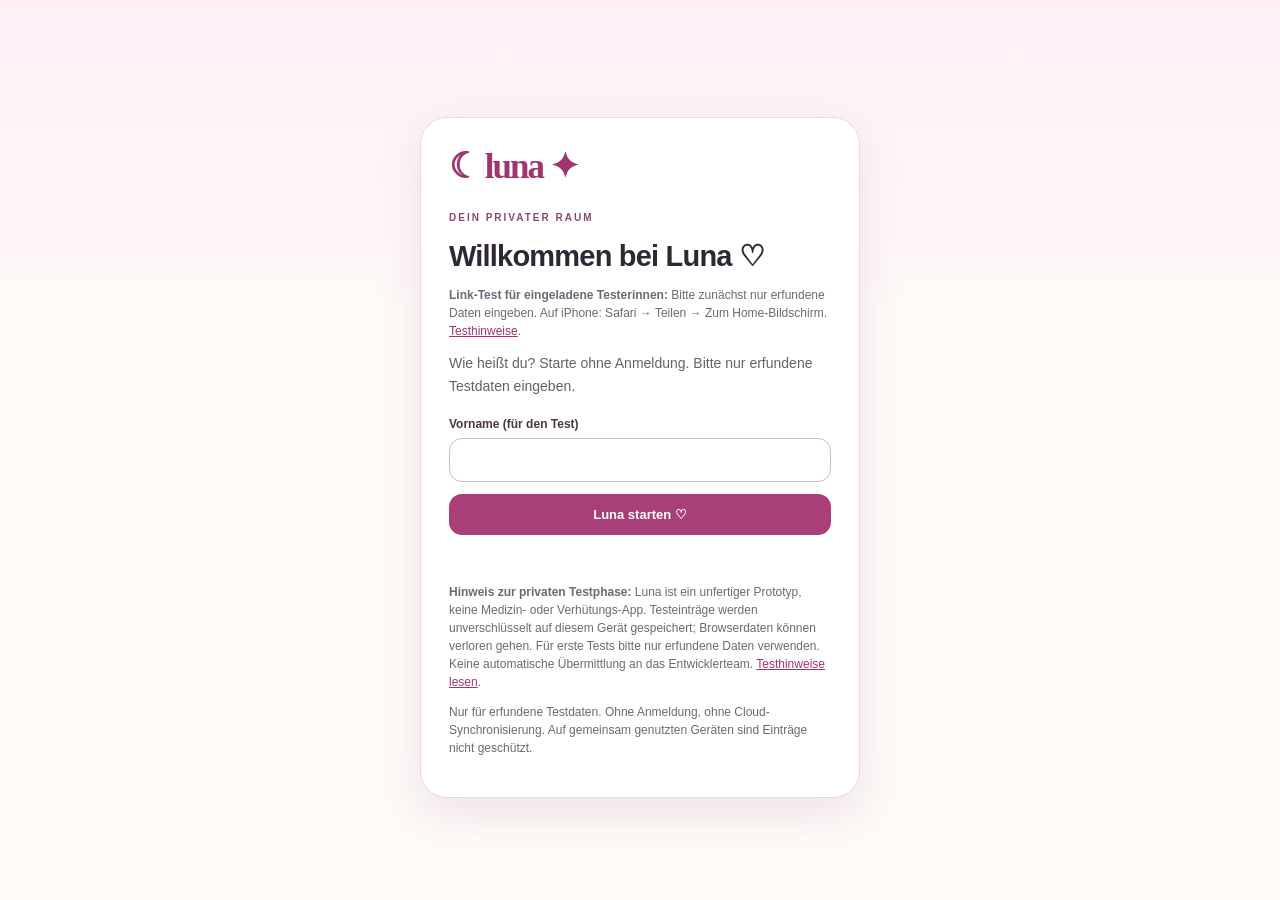
<file: index.html>
<!doctype html><html lang="de" data-luna-mode="test"><head><meta charset="utf-8"><meta name="viewport" content="width=device-width,initial-scale=1,viewport-fit=cover"><meta name="theme-color" content="#231b31"><meta name="description" content="Luna – Zyklus, Selbstfürsorge und sanfte tägliche Begleitung."><meta name="apple-mobile-web-app-capable" content="yes"><meta name="apple-mobile-web-app-title" content="Luna"><link rel="manifest" href="manifest.webmanifest"><link rel="icon" href="assets/luna-icon.svg" type="image/svg+xml"><link rel="stylesheet" href="styles.css"><title>Luna | Dein Wohlfühlbegleiter</title></head><body>
<section id="vault-gate" class="vault-gate" aria-labelledby="vault-title">
  <div class="vault-panel"><div class="logo">☾ luna ✦</div><p class="eyebrow">DEIN PRIVATER RAUM</p>
  <h1 id="vault-title">Willkommen bei Luna ♡</h1>
  <p class="muted small"><strong>Link-Test für eingeladene Testerinnen:</strong> Bitte zunächst nur erfundene Daten eingeben. Auf iPhone: Safari → Teilen → Zum Home-Bildschirm. <a href="testhinweise.html">Testhinweise</a>.</p><p id="vault-intro" class="lead">Starte ohne Registrierung – bitte nur mit erfundenen Testdaten.</p>
  <form id="vault-form"><label for="vault-password">Vorname (für den Test)</label><input id="vault-password" type="text" maxlength="40" required autocomplete="off" spellcheck="false">
  <label id="vault-confirm-label" for="vault-confirm">Passwort wiederholen<input id="vault-confirm" type="password" minlength="12" autocomplete="new-password" spellcheck="false"></label>
  <button class="primary full" id="vault-submit" type="submit">Luna schützen</button></form>
  <p id="vault-status" class="status" role="status" aria-live="polite"></p>
  <p class="muted small"><strong>Hinweis zur privaten Testphase:</strong> Luna ist ein unfertiger Prototyp, keine Medizin- oder Verhütungs-App. Testeinträge werden unverschlüsselt auf diesem Gerät gespeichert; Browserdaten können verloren gehen. Für erste Tests bitte nur erfundene Daten verwenden. Keine automatische Übermittlung an das Entwicklerteam. <a href="testhinweise.html">Testhinweise lesen</a>.</p>
  <p class="muted small">Nur für erfundene Testdaten. Ohne Anmeldung, ohne Cloud-Synchronisierung. Auf gemeinsam genutzten Geräten sind Einträge nicht geschützt.</p>
  <button id="vault-reset" class="outline-danger full" type="button" hidden>Geschützte Daten unwiderruflich löschen</button>
  </div></section>
<div class="app-shell" hidden><header class="topbar"><div class="logo"><span class="crescent">☾</span> luna <span class="spark">✦</span></div><div class="vault-top-actions"><span id="save-status" class="save-status" role="status" aria-live="polite">🌷 Testdaten lokal</span><button id="lock-vault" data-real-only class="secondary" type="button">Sperren</button><button id="today-shortcut" class="icon-button" type="button" aria-label="Heute anzeigen">♡</button></div></header>
<div id="demo-banner" class="demo-banner" role="status" hidden><strong>🌷 Luna ausprobieren</strong><span>Nur Beispieldaten · keine Speicherung.</span><button id="demo-reset" class="secondary" type="button">↺ Reset</button></div>
<div id="legacy-warning" class="notice danger" role="alert" hidden><span id="legacy-warning-text">Alte unverschlüsselte Einträge konnten nicht vollständig entfernt werden.</span> <button class="secondary" id="retry-cleanup" type="button">Erneut versuchen</button></div>
<main id="main">
<section class="screen" id="screen-home" aria-labelledby="home-title"><div class="eyebrow">DEIN MOMENT FÜR DICH <span id="home-date"></span></div><h1 id="home-title">Guten Morgen, <span id="greeting-name">du Liebe</span> <span class="heart">♡</span></h1><p class="lead">Schön, dass du da bist. Wie geht es dir heute?</p>
<div class="hero"><div class="hero-moon" aria-hidden="true">☾</div><div class="hero-kicker">EIN GEDANKE FÜR DICH</div><blockquote id="morning-quote">Du darfst jeden Tag in deinem eigenen Tempo beginnen.</blockquote><div class="hero-foot"><span>Deine tägliche Luna-Nachricht</span><button class="text-btn" type="button" id="copy-quote">↗ Teilen</button></div></div>
<div class="section-title"><h2>Dein Rhythmus</h2><button class="text-btn" data-go="cycle" type="button">Zum Kalender →</button></div><div class="duo"><div class="tile"><div class="tile-icon">✿</div><p class="micro">DEIN ZYKLUS</p><strong id="cycle-summary">Noch nicht erfasst</strong><small id="cycle-sub">Zyklus anlegen</small></div><div class="tile"><div class="tile-icon">☽</div><p class="micro">MOND HEUTE</p><strong id="moon-summary">–</strong><small>Dein kleiner Himmelsmoment</small></div></div>
<div id="daily-guidance" class="daily-guidance" role="status" aria-live="polite"></div>
<div class="section-title"><h2>Wie fühlst du dich?</h2><span class="muted small">Nur für dich</span></div><div class="mood-grid" id="mood-grid"><button type="button" data-mood="gut"><span>😊</span>Gut</button><button type="button" data-mood="sensibel"><span>🥹</span>Sensibel</button><button type="button" data-mood="erschöpft"><span>😴</span>Müde</button><button type="button" data-mood="gestresst"><span>🌧️</span>Gestresst</button></div>
<div class="soft-card"><div class="card-icon">🫖</div><div><h3>Dein Selfcare-Moment</h3><p id="home-tip">Ein paar Minuten Pause gehören auch zu einem guten Tag.</p><button class="link-btn" data-go="wellbeing" type="button">Wohlfühltipps ansehen →</button></div></div>
</section>
<section class="screen" id="screen-cycle" hidden aria-labelledby="cycle-title"><p class="eyebrow">SANFT & FLEXIBEL</p><h1 id="cycle-title">Mein Zyklus <span class="heart">♡</span></h1><p class="lead">Deine tatsächlichen Daten zählen. Prognosen sind nur eine Orientierung.</p>
<div class="card fertility-settings"><h2>💜 Geschätzte fruchtbare Tage</h2><label class="fertility-toggle"><input type="checkbox" id="fertility-toggle"><span>Kalenderschätzung freiwillig anzeigen</span></label><p class="muted small" id="fertility-info" role="status">Nur eine unsichere Schätzung, nicht zur Verhütung geeignet.</p></div>
<div class="card"><div class="row between align"><h2 id="month-title">Kalender</h2><div class="inline-controls"><button class="circle-btn" id="prev-month" type="button" aria-label="Vorheriger Monat">‹</button><button class="circle-btn" id="next-month" type="button" aria-label="Nächster Monat">›</button></div></div><div class="calendar" id="calendar" aria-label="Monatskalender"></div><div class="legend"><span><i class="dot actual"></i> Eingetragen</span><span><i class="dot predicted"></i> Prognose</span><span><i class="dot now"></i> Heute</span><span><i class="dot fertile"></i> Geschätzt fruchtbar</span><span><i class="dot ovulation"></i> Eisprung-Schätzung</span></div></div>
<div class="card blush"><h2>Periode eintragen oder korrigieren</h2><p class="muted">Auch wenn sie zwei Tage später beginnt: Trage einfach den echten Start ein. Luna berechnet danach neu.</p><form id="period-form"><label>Erster Blutungstag<input id="period-start" type="date" required></label><label>Blutungsdauer in Tagen<input id="period-duration" type="number" min="1" max="15" value="5" required></label><input id="period-original" type="hidden"><div class="row"><button class="primary grow" id="period-submit" type="submit">Periode speichern</button><button class="secondary" id="period-cancel" type="button" hidden>Abbrechen</button></div></form></div>
<div class="card"><div class="row between align"><h2>Deine Einträge</h2><span class="muted small" id="period-count">0 erfasst</span></div><div id="period-list" class="history"><div class="empty">Noch keine Perioden erfasst.</div></div><div id="forecast-note" class="notice">Luna lernt mit jedem eingetragenen Zyklus.</div></div>
<div class="card"><h2>Deine Zykluslängen</h2><p class="muted small">Nur die Abstände zwischen tatsächlich erfassten Perioden. Keine Diagnose und keine Vorhersage des Eisprungs.</p><div id="cycle-history" class="bar-list"></div></div>
</section>
<section class="screen" id="screen-wellbeing" hidden aria-labelledby="wellbeing-title"><p class="eyebrow">DU STEHST IM MITTELPUNKT</p><h1 id="wellbeing-title">Wohlbefinden <span class="heart">♡</span></h1><p class="lead">Hier darf alles sein: gute Tage und schwere Tage.</p>
<div class="card"><h2>Wie stark sind deine Schmerzen?</h2><p class="muted">Ein Eintrag für heute hilft dir, Veränderungen zu erkennen.</p><form id="symptom-form"><label>Datum<input type="date" id="symptom-date" required></label><div class="row between align" style="margin-top:15px"><label for="pain-range" class="no-margin">Schmerzstärke</label><strong class="pain-pill" id="pain-number">0 / 10</strong></div><input id="pain-range" type="range" min="0" max="10" step="1" value="0"><div class="range-label"><span>Keine</span><span>Sehr stark</span></div><label>Beschwerden<select id="symptom-type"><option>Keine</option><option>Krämpfe</option><option>Kopfschmerzen</option><option>Übelkeit</option><option>Blutung</option><option>Stimmung</option><option>Andere</option></select></label><label>Was möchtest du dir merken?<textarea id="symptom-notes" rows="3" placeholder="Was hast du gespürt? Was hat dir gutgetan?"></textarea></label><button class="primary full" type="submit">Mein Wohlbefinden speichern</button></form><p id="symptom-notice" class="status" aria-live="polite"></p></div>
<div id="care-result" class="card lavender" aria-live="polite"><h2>🌷 Ein bisschen Fürsorge</h2><p>Trage Beschwerden ein und erhalte vorsichtige, passende Selbsthilfehinweise.</p></div>
<div class="card"><h2>Wann solltest du zum Arzt?</h2><div class="notice danger"><b>Dringend Hilfe holen:</b> <span id="urgent-text"></span></div><p class="muted" id="soon-text"></p><p class="muted">Wenn Regelschmerzen wiederholt den Alltag beeinträchtigen oder sich verändern, kann ein gynäkologischer Termin sinnvoll sein. Solche Symptome sind nicht automatisch „normal“.</p><button class="secondary full" data-go="profile" type="button">Arzttermin notieren →</button></div>
<div class="card"><h2>Deine letzten 30 Tage</h2><div id="symptom-insights" aria-live="polite"></div><p class="muted small">Nur aus deinen Einträgen berechnet. Wenige Einträge erlauben keine zuverlässigen Aussagen. Bei wiederkehrenden starken Beschwerden bitte ärztlich abklären lassen.</p></div>
<div class="card"><div class="row between align"><h2>Deine letzten Einträge</h2><span class="muted small">Änderbar</span></div><div id="symptom-list" class="history"><div class="empty">Noch keine Einträge.</div></div></div>
</section>
<section class="screen" id="screen-moon" hidden aria-labelledby="moon-title"><p class="eyebrow">EIN KLEINER MOMENT MAGIE</p><h1 id="moon-title">Mond & Energie <span class="heart">✧</span></h1><p class="lead">Ein wenig Inspiration für deinen Tag – ganz ohne Leistungsdruck.</p><div class="moon-card"><div id="moon-big" class="moon-big">🌙</div><p class="micro">DEIN MOND HEUTE</p><h2 id="moon-phase-name">Mondphase</h2><p id="moon-thought">Nimm dir heute einen Moment für dich.</p></div><div class="card"><h2>✨ Dein Sternzeichen</h2><p id="zodiac-description" class="muted">Wenn du möchtest, kannst du dein Geburtsdatum im Profil eintragen.</p><div id="horoscope-panel" class="horoscope-panel" hidden>
<p class="horoscope-kicker">✧ Ein Impuls für deinen Tag</p>
<p id="horoscope-main" class="horoscope-main"></p>
<div class="horoscope-grid">
<div class="horoscope-item"><strong>♡ Liebe</strong><p id="horoscope-love"></p></div>
<div class="horoscope-item"><strong>✦ Beruf</strong><p id="horoscope-work"></p></div>
<div class="horoscope-item"><strong>☼ Wohlbefinden</strong><p id="horoscope-wellbeing"></p></div>
</div>
<p class="muted small horoscope-disclaimer">Nur Unterhaltung und Inspiration – keine wissenschaftliche Vorhersage oder Gesundheitsberatung. Die Texte werden täglich aus eigenen Impulsen zusammengestellt.</p>
</div><button class="secondary" data-go="profile" type="button">Sternzeichen im Profil ändern →</button></div><div class="notice"><b>Gut zu wissen:</b> Mondphasen sind astronomisch berechenbar. Sternzeichen-Deutungen und Rituale sind freiwillige Inspiration/Unterhaltung. Sie erklären keine Gesundheitsbeschwerden und ersetzen keine medizinische Beratung.</div></section>
<section class="screen" id="screen-profile" hidden aria-labelledby="profile-title"><p class="eyebrow">GANZ DEIN LUNA</p><h1 id="profile-title">Mein Luna <span class="heart">♡</span></h1><p class="lead">Mach Luna so persönlich, wie du möchtest.</p><div class="card"><form id="profile-form"><label>Dein Vorname (freiwillig)<input id="profile-name" type="text" maxlength="40" placeholder="Wie darf Luna dich nennen?"></label><label>Geburtstag (freiwillig, für Sternzeichen)<input id="profile-birthday" type="date"></label><label>Typische Zykluslänge (Tage)<input id="profile-length" type="number" min="15" max="90" value="28" required></label><label>Übliche Blutungsdauer (Tage)<input id="profile-duration" type="number" min="1" max="15" value="5" required></label><label>Wunschzeit für Morgenbotschaften<input id="profile-time" type="time" value="06:30"></label><button class="primary full" type="submit">Einstellungen speichern</button><p class="muted small" id="profile-time-note">Die gewünschte Uhrzeit wird im geschützten Modus verschlüsselt gespeichert. Im Link-Test gibt es keine automatische Hintergrund-Benachrichtigung. Die Uhrzeit ist nur eine Einstellung für spätere App-Versionen.</p><div class="status" id="profile-status" aria-live="polite"></div></form></div>
<div class="card premium"><p class="micro">LUNA PREMIUM · GEPLANT</p><h2>Dein Wohlfühlmoment, jeden Tag ✨</h2><p>Persönliche Impulse, zusätzliche Auswertungen und liebevolle Rituale.</p><div class="price" id="premium-yearly">34,99 € <span>/ Jahr</span></div><p id="premium-monthly">Alternativ 6,99 € / Monat</p><p id="premium-trial" class="muted small">7 Tage kostenlose Testphase geplant · Noch kein Bezahlvorgang eingerichtet. Keine Kosten und kein aktives Abo.</p></div>
<div class="card"><h2>🩺 Arzttermin notieren</h2><form id="appointment-form"><label>Termin<input id="appointment-date" type="datetime-local"></label><label>Fragen und Notizen<textarea id="appointment-notes" rows="3" placeholder="Was möchtest du besprechen?"></textarea></label><button class="secondary full" type="submit">Terminnotiz speichern</button><p id="appointment-result" class="status" aria-live="polite"></p></form></div>
<div class="card" data-real-only><h2>🌅 Deine Morgenroutine</h2><p class="muted">Luna kann dir eine neutrale tägliche Erinnerung für deinen eigenen Kalender vorbereiten. Du entscheidest selbst, ob du sie importierst. Der Text enthält keine Gesundheitsdetails.</p><p class="muted small">Die tägliche Nachricht in Luna wird passend zum Tag angezeigt, sobald du die App öffnest. In der installierten nativen App sind tägliche lokale Erinnerungen möglich. Im Browser bleibt die Kalender-Erinnerung verfügbar.</p><p class="muted small" id="notification-capability" role="status"></p><button class="secondary full" id="morning-push-enable" type="button">06:30-Erinnerung (nur installierte App)</button><button class="secondary full" id="morning-push-disable" type="button">Erinnerung ausschalten (nur installierte App)</button><p class="status" id="morning-push-result" aria-live="polite"></p><p class="muted small" id="morning-reminder-description">Lokale Benachrichtigungen funktionieren nur in der installierten iPhone- oder Android-App. Im Browser nutze die Kalender-Erinnerung.</p><button class="secondary full" id="notification-preview" type="button">Einmalige Browser-Testnachricht versuchen</button><p class="status" id="notification-preview-result" aria-live="polite"></p><p class="muted small">Nur nach deinem Klick. In Safari auf iPhones kann die Browser-Testnachricht nicht verfügbar sein. Keine automatische tägliche Zustellung.</p><button class="secondary full" id="calendar-reminder" type="button">Kalender-Erinnerung erstellen</button><p class="status" id="reminder-result" aria-live="polite"></p></div>
<div class="card" data-real-only><h2>🔑 Zugangspasswort ändern</h2><p class="muted small">Du kannst das Passwort für deine lokal verschlüsselten Luna-Daten ändern. Deine Einträge bleiben erhalten. Bitte bewahre das neue Passwort sicher auf: Eine Wiederherstellung ohne Passwort ist nicht möglich.</p>
<form id="password-change-form" autocomplete="off">
<label>Aktuelles Luna-Passwort<input id="password-current" type="password" autocomplete="current-password" minlength="12" required spellcheck="false"></label>
<label>Neues Passwort (mind. 12 Zeichen)<input id="password-new" type="password" autocomplete="new-password" minlength="12" required spellcheck="false"></label>
<label>Neues Passwort wiederholen<input id="password-repeat" type="password" autocomplete="new-password" minlength="12" required spellcheck="false"></label>
<button id="password-change-submit" class="secondary full" type="submit">Passwort sicher ändern</button><p id="password-change-result" class="status" role="status" aria-live="polite"></p></form></div>
<div class="card" data-real-only><h2>🔒 Deine Daten gehören dir</h2><p class="muted">Diese Testversion speichert <strong>unverschlüsselte, erfundene Testdaten lokal im Browser</strong>. Es gibt keine Anmeldung und keine automatische Übertragung an einen Luna-Server. Bitte keine echten Gesundheitsdaten eingeben. Browser-Erweiterungen, Schadsoftware und andere Personen mit Zugriff auf dein entsperrtes Gerät können weiterhin ein Risiko sein. Es gibt keinen Server-Upload. Sichere deine Daten zusätzlich mit einem verschlüsselten Backup.</p><label>Backup-Passwort (mind. 12 Zeichen)<input id="backup-password" type="password" autocomplete="new-password" minlength="12" placeholder="Nur für dieses Backup"></label>
<label>Passwort bestätigen (nur beim Sichern)<input id="backup-confirm" type="password" autocomplete="new-password" minlength="12" placeholder="Passwort wiederholen"></label>
<div class="row wrap"><button class="secondary" id="data-export" type="button">🔐 Backup sichern</button><button class="secondary" id="data-import" type="button">Backup einlesen</button></div><input id="backup-file" type="file" accept=".json,.luna.json,application/json" hidden><p id="backup-status" class="status" role="status" aria-live="polite"></p>
<p class="muted small">Dein Passwort verlässt die App nicht und wird nicht gespeichert. Wenn du es vergisst, können wir das Backup nicht entschlüsseln. Sichere die Datei an einem privaten Ort.</p>
<div class="storage-protection"><h3>🛡️ Lokalen Speicher schützen</h3><p class="muted small">Du kannst prüfen, ob dein Browser Luna-Daten vor automatischem Entfernen schützt. Nur nach deinem Klick wird der Browser um dauerhaften Speicher gebeten. Das ersetzt kein verschlüsseltes Backup und schützt nicht vor manuellem Löschen.</p>
<div class="row wrap"><button class="secondary" id="storage-protection-check" type="button">Speicherstatus prüfen</button><button class="secondary" id="storage-protection-request" type="button">Speicherschutz anfragen</button></div><p class="status" id="storage-protection-status" role="status" aria-live="polite">Noch nicht geprüft. Lokale Browserdaten können verloren gehen.</p></div><button class="outline-danger full" id="data-delete" type="button">Testdaten dieses Browsers löschen</button><p class="muted small">Gesundheitsinformationen: <a href="https://www.gesundheitsinformation.de/regelschmerzen.html" target="_blank" rel="noopener">Gesundheitsinformation.de</a> · <a href="https://www.nhs.uk/symptoms/period-pain/" target="_blank" rel="noopener">NHS</a></p></div></section>
</main><nav class="bottom-nav" aria-label="Hauptnavigation"><button type="button" data-screen="home" class="selected"><span>⌂</span>Heute</button><button type="button" data-screen="cycle"><span>▦</span>Zyklus</button><button type="button" data-screen="wellbeing"><span>♡</span>Wohlfühlen</button><button type="button" data-screen="moon"><span>☾</span>Mond</button><button type="button" data-screen="profile"><span>◯</span>Profil</button></nav></div>
<div id="privacy-curtain" aria-hidden="true"><div class="logo">☾ luna ✦</div><p>Dein privater Raum ist geschützt ♡</p></div>
<div id="toast" class="toast" role="status" aria-live="polite" hidden></div><script type="module" src="app.mjs"></script></body></html>
</file>
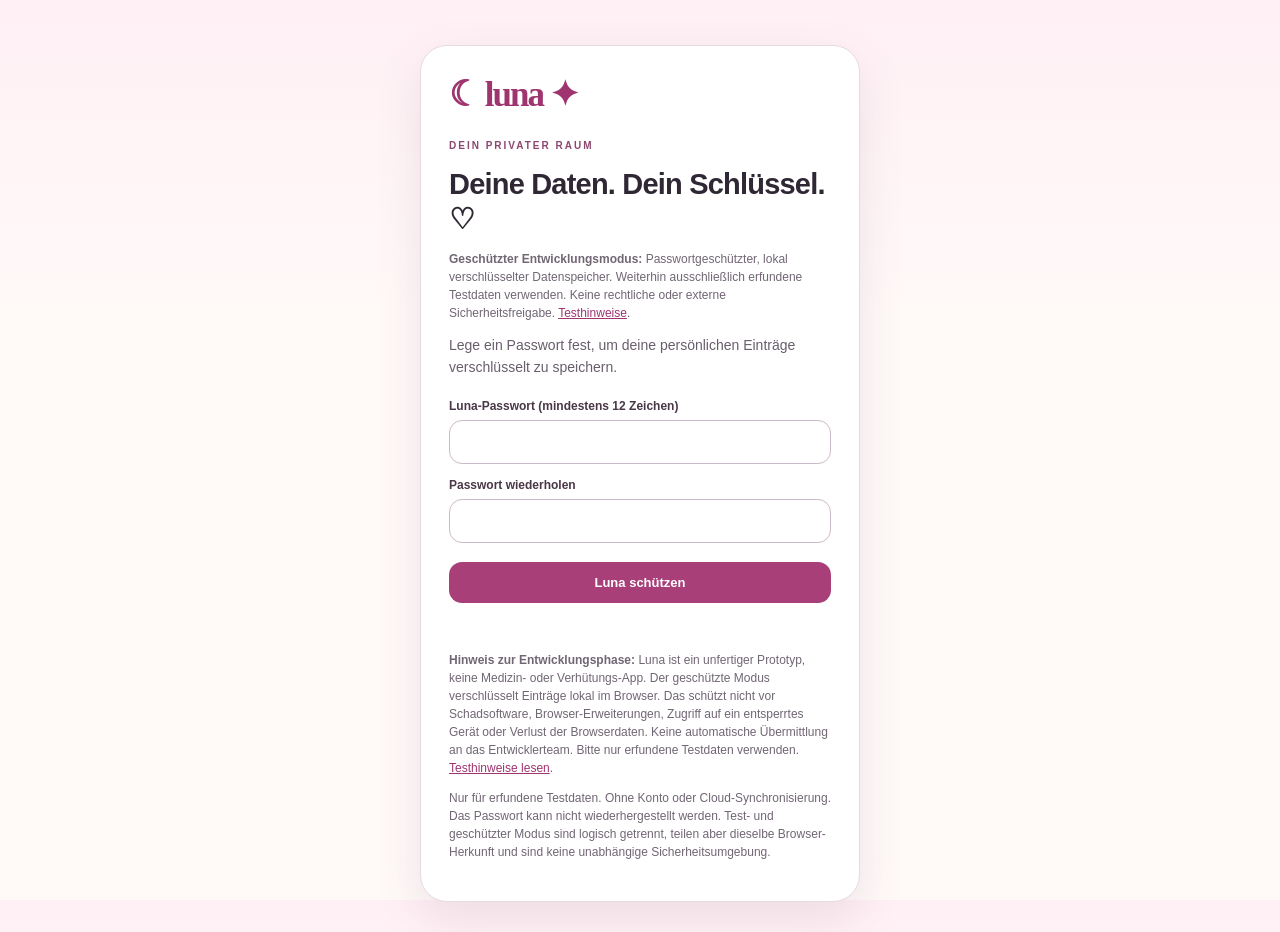
<file: protected.html>
<!doctype html><html lang="de" data-luna-mode="protected"><head><meta charset="utf-8"><meta name="viewport" content="width=device-width,initial-scale=1,viewport-fit=cover"><meta name="theme-color" content="#231b31"><meta name="description" content="Luna – Zyklus, Selbstfürsorge und sanfte tägliche Begleitung."><meta name="apple-mobile-web-app-capable" content="yes"><meta name="apple-mobile-web-app-title" content="Luna"><link rel="manifest" href="protected.webmanifest"><link rel="icon" href="assets/luna-icon.svg" type="image/svg+xml"><link rel="stylesheet" href="styles.css"><title>Luna | Geschützter Entwicklungsmodus</title></head><body>
<section id="vault-gate" class="vault-gate" aria-labelledby="vault-title">
  <div class="vault-panel"><div class="logo">☾ luna ✦</div><p class="eyebrow">DEIN PRIVATER RAUM</p>
  <h1 id="vault-title">Willkommen bei Luna ♡</h1>
  <p class="muted small"><strong>Geschützter Entwicklungsmodus:</strong> Passwortgeschützter, lokal verschlüsselter Datenspeicher. Weiterhin ausschließlich erfundene Testdaten verwenden. Keine rechtliche oder externe Sicherheitsfreigabe. <a href="testhinweise.html">Testhinweise</a>.</p><p id="vault-intro" class="lead">Lege ein Passwort fest, um Testeinträge lokal verschlüsselt zu speichern.</p>
  <form id="vault-form"><label for="vault-password">Luna-Passwort (mindestens 12 Zeichen)</label><input id="vault-password" type="password" minlength="12" required autocomplete="new-password" spellcheck="false">
  <label id="vault-confirm-label" for="vault-confirm">Passwort wiederholen<input id="vault-confirm" type="password" minlength="12" autocomplete="new-password" spellcheck="false"></label>
  <button class="primary full" id="vault-submit" type="submit">Luna schützen</button></form>
  <p id="vault-status" class="status" role="status" aria-live="polite"></p>
  <p class="muted small"><strong>Hinweis zur Entwicklungsphase:</strong> Luna ist ein unfertiger Prototyp, keine Medizin- oder Verhütungs-App. Der geschützte Modus verschlüsselt Einträge lokal im Browser. Das schützt nicht vor Schadsoftware, Browser-Erweiterungen, Zugriff auf ein entsperrtes Gerät oder Verlust der Browserdaten. Keine automatische Übermittlung an das Entwicklerteam. Bitte nur erfundene Testdaten verwenden. <a href="testhinweise.html">Testhinweise lesen</a>.</p>
  <p class="muted small">Nur für erfundene Testdaten. Ohne Konto oder Cloud-Synchronisierung. Das Passwort kann nicht wiederhergestellt werden. Test- und geschützter Modus sind logisch getrennt, teilen aber dieselbe Browser-Herkunft und sind keine unabhängige Sicherheitsumgebung.</p>
  <button id="vault-reset" class="outline-danger full" type="button" hidden>Alle lokalen Luna-Daten unwiderruflich löschen</button>
  </div></section>
<div class="app-shell" hidden><header class="topbar"><div class="logo"><span class="crescent">☾</span> luna <span class="spark">✦</span></div><div class="vault-top-actions"><span id="save-status" class="save-status" role="status" aria-live="polite">🔒 Geschützt</span><button id="lock-vault" data-real-only class="secondary" type="button">Sperren</button><button id="today-shortcut" class="icon-button" type="button" aria-label="Heute anzeigen">♡</button></div></header>
<div id="demo-banner" class="demo-banner" role="status" hidden><strong>🌷 Luna ausprobieren</strong><span>Nur Beispieldaten · keine Speicherung.</span><button id="demo-reset" class="secondary" type="button">↺ Reset</button></div>
<div id="protected-banner" class="protected-banner" role="status"><strong>🔒 Verschlüsselter Entwicklungsmodus</strong><span>Nur fiktive Daten · noch nicht sicherheits- oder rechtlich freigegeben.</span></div>
<div id="legacy-warning" class="notice danger" role="alert" hidden><span id="legacy-warning-text">Alte unverschlüsselte Einträge konnten nicht vollständig entfernt werden.</span> <button class="secondary" id="retry-cleanup" type="button">Erneut versuchen</button></div>
<main id="main">
<section class="screen" id="screen-home" aria-labelledby="home-title"><div class="eyebrow">DEIN MOMENT FÜR DICH <span id="home-date"></span></div><h1 id="home-title">Guten Morgen, <span id="greeting-name">du Liebe</span> <span class="heart">♡</span></h1><p class="lead">Schön, dass du da bist. Wie geht es dir heute?</p>
<div class="hero"><div class="hero-moon" aria-hidden="true">☾</div><div class="hero-kicker">EIN GEDANKE FÜR DICH</div><blockquote id="morning-quote">Du darfst jeden Tag in deinem eigenen Tempo beginnen.</blockquote><div class="hero-foot"><span>Deine tägliche Luna-Nachricht</span><button class="text-btn" type="button" id="copy-quote">↗ Teilen</button></div></div>
<div class="section-title"><h2>Dein Rhythmus</h2><button class="text-btn" data-go="cycle" type="button">Zum Kalender →</button></div><div class="duo"><div class="tile"><div class="tile-icon">✿</div><p class="micro">DEIN ZYKLUS</p><strong id="cycle-summary">Noch nicht erfasst</strong><small id="cycle-sub">Zyklus anlegen</small></div><div class="tile"><div class="tile-icon">☽</div><p class="micro">MOND HEUTE</p><strong id="moon-summary">–</strong><small>Dein kleiner Himmelsmoment</small></div></div>
<div id="daily-guidance" class="daily-guidance" role="status" aria-live="polite"></div>
<div class="section-title"><h2>Wie fühlst du dich?</h2><span class="muted small">Nur für dich</span></div><div class="mood-grid" id="mood-grid"><button type="button" data-mood="gut"><span>😊</span>Gut</button><button type="button" data-mood="sensibel"><span>🥹</span>Sensibel</button><button type="button" data-mood="erschöpft"><span>😴</span>Müde</button><button type="button" data-mood="gestresst"><span>🌧️</span>Gestresst</button></div>
<div class="soft-card"><div class="card-icon">🫖</div><div><h3>Dein Selfcare-Moment</h3><p id="home-tip">Ein paar Minuten Pause gehören auch zu einem guten Tag.</p><button class="link-btn" data-go="wellbeing" type="button">Wohlfühltipps ansehen →</button></div></div>
</section>
<section class="screen" id="screen-cycle" hidden aria-labelledby="cycle-title"><p class="eyebrow">SANFT & FLEXIBEL</p><h1 id="cycle-title">Mein Zyklus <span class="heart">♡</span></h1><p class="lead">Deine tatsächlichen Daten zählen. Prognosen sind nur eine Orientierung.</p>
<div class="card fertility-settings"><h2>💜 Geschätzte fruchtbare Tage</h2><label class="fertility-toggle"><input type="checkbox" id="fertility-toggle"><span>Kalenderschätzung freiwillig anzeigen</span></label><p class="muted small" id="fertility-info" role="status">Nur eine unsichere Schätzung, nicht zur Verhütung geeignet.</p></div>
<div class="card"><div class="row between align"><h2 id="month-title">Kalender</h2><div class="inline-controls"><button class="circle-btn" id="prev-month" type="button" aria-label="Vorheriger Monat">‹</button><button class="circle-btn" id="next-month" type="button" aria-label="Nächster Monat">›</button></div></div><div class="calendar" id="calendar" aria-label="Monatskalender"></div><div class="legend"><span><i class="dot actual"></i> Eingetragen</span><span><i class="dot predicted"></i> Prognose</span><span><i class="dot now"></i> Heute</span><span><i class="dot fertile"></i> Geschätzt fruchtbar</span><span><i class="dot ovulation"></i> Eisprung-Schätzung</span></div></div>
<div class="card blush"><h2>Periode eintragen oder korrigieren</h2><p class="muted">Auch wenn sie zwei Tage später beginnt: Trage einfach den echten Start ein. Luna berechnet danach neu.</p><form id="period-form"><label>Erster Blutungstag<input id="period-start" type="date" required></label><label>Blutungsdauer in Tagen<input id="period-duration" type="number" min="1" max="15" value="5" required></label><input id="period-original" type="hidden"><div class="row"><button class="primary grow" id="period-submit" type="submit">Periode speichern</button><button class="secondary" id="period-cancel" type="button" hidden>Abbrechen</button></div></form></div>
<div class="card"><div class="row between align"><h2>Deine Einträge</h2><span class="muted small" id="period-count">0 erfasst</span></div><div id="period-list" class="history"><div class="empty">Noch keine Perioden erfasst.</div></div><div id="forecast-note" class="notice">Luna lernt mit jedem eingetragenen Zyklus.</div></div>
<div class="card"><h2>Deine Zykluslängen</h2><p class="muted small">Nur die Abstände zwischen tatsächlich erfassten Perioden. Keine Diagnose und keine Vorhersage des Eisprungs.</p><div id="cycle-history" class="bar-list"></div></div>
</section>
<section class="screen" id="screen-wellbeing" hidden aria-labelledby="wellbeing-title"><p class="eyebrow">DU STEHST IM MITTELPUNKT</p><h1 id="wellbeing-title">Wohlbefinden <span class="heart">♡</span></h1><p class="lead">Hier darf alles sein: gute Tage und schwere Tage.</p>
<div class="card"><h2>Wie stark sind deine Schmerzen?</h2><p class="muted">Ein Eintrag für heute hilft dir, Veränderungen zu erkennen.</p><form id="symptom-form"><label>Datum<input type="date" id="symptom-date" required></label><div class="row between align" style="margin-top:15px"><label for="pain-range" class="no-margin">Schmerzstärke</label><strong class="pain-pill" id="pain-number">0 / 10</strong></div><input id="pain-range" type="range" min="0" max="10" step="1" value="0"><div class="range-label"><span>Keine</span><span>Sehr stark</span></div><label>Beschwerden<select id="symptom-type"><option>Keine</option><option>Krämpfe</option><option>Kopfschmerzen</option><option>Übelkeit</option><option>Blutung</option><option>Stimmung</option><option>Andere</option></select></label><label>Was möchtest du dir merken?<textarea id="symptom-notes" rows="3" placeholder="Was hast du gespürt? Was hat dir gutgetan?"></textarea></label><button class="primary full" type="submit">Mein Wohlbefinden speichern</button></form><p id="symptom-notice" class="status" aria-live="polite"></p></div>
<div id="care-result" class="card lavender" aria-live="polite"><h2>🌷 Ein bisschen Fürsorge</h2><p>Trage Beschwerden ein und erhalte vorsichtige, passende Selbsthilfehinweise.</p></div>
<div class="card"><h2>Wann solltest du zum Arzt?</h2><div class="notice danger"><b>Dringend Hilfe holen:</b> <span id="urgent-text"></span></div><p class="muted" id="soon-text"></p><p class="muted">Wenn Regelschmerzen wiederholt den Alltag beeinträchtigen oder sich verändern, kann ein gynäkologischer Termin sinnvoll sein. Solche Symptome sind nicht automatisch „normal“.</p><button class="secondary full" data-go="profile" type="button">Arzttermin notieren →</button></div>
<div class="card"><h2>Deine letzten 30 Tage</h2><div id="symptom-insights" aria-live="polite"></div><p class="muted small">Nur aus deinen Einträgen berechnet. Wenige Einträge erlauben keine zuverlässigen Aussagen. Bei wiederkehrenden starken Beschwerden bitte ärztlich abklären lassen.</p></div>
<div class="card"><div class="row between align"><h2>Deine letzten Einträge</h2><span class="muted small">Änderbar</span></div><div id="symptom-list" class="history"><div class="empty">Noch keine Einträge.</div></div></div>
</section>
<section class="screen" id="screen-moon" hidden aria-labelledby="moon-title"><p class="eyebrow">EIN KLEINER MOMENT MAGIE</p><h1 id="moon-title">Mond & Energie <span class="heart">✧</span></h1><p class="lead">Ein wenig Inspiration für deinen Tag – ganz ohne Leistungsdruck.</p><div class="moon-card"><div id="moon-big" class="moon-big">🌙</div><p class="micro">DEIN MOND HEUTE</p><h2 id="moon-phase-name">Mondphase</h2><p id="moon-thought">Nimm dir heute einen Moment für dich.</p></div><div class="card"><h2>✨ Dein Sternzeichen</h2><p id="zodiac-description" class="muted">Wenn du möchtest, kannst du dein Geburtsdatum im Profil eintragen.</p><div id="horoscope-panel" class="horoscope-panel" hidden>
<p class="horoscope-kicker">✧ Ein Impuls für deinen Tag</p>
<p id="horoscope-main" class="horoscope-main"></p>
<div class="horoscope-grid">
<div class="horoscope-item"><strong>♡ Liebe</strong><p id="horoscope-love"></p></div>
<div class="horoscope-item"><strong>✦ Beruf</strong><p id="horoscope-work"></p></div>
<div class="horoscope-item"><strong>☼ Wohlbefinden</strong><p id="horoscope-wellbeing"></p></div>
</div>
<p class="muted small horoscope-disclaimer">Nur Unterhaltung und Inspiration – keine wissenschaftliche Vorhersage oder Gesundheitsberatung. Die Texte werden täglich aus eigenen Impulsen zusammengestellt.</p>
</div><button class="secondary" data-go="profile" type="button">Sternzeichen im Profil ändern →</button></div><div class="notice"><b>Gut zu wissen:</b> Mondphasen sind astronomisch berechenbar. Sternzeichen-Deutungen und Rituale sind freiwillige Inspiration/Unterhaltung. Sie erklären keine Gesundheitsbeschwerden und ersetzen keine medizinische Beratung.</div></section>
<section class="screen" id="screen-profile" hidden aria-labelledby="profile-title"><p class="eyebrow">GANZ DEIN LUNA</p><h1 id="profile-title">Mein Luna <span class="heart">♡</span></h1><p class="lead">Mach Luna so persönlich, wie du möchtest.</p><div class="card"><form id="profile-form"><label>Dein Vorname (freiwillig)<input id="profile-name" type="text" maxlength="40" placeholder="Wie darf Luna dich nennen?"></label><label>Geburtstag (freiwillig, für Sternzeichen)<input id="profile-birthday" type="date"></label><label>Typische Zykluslänge (Tage)<input id="profile-length" type="number" min="15" max="90" value="28" required></label><label>Übliche Blutungsdauer (Tage)<input id="profile-duration" type="number" min="1" max="15" value="5" required></label><label>Wunschzeit für Morgenbotschaften<input id="profile-time" type="time" value="06:30"></label><button class="primary full" type="submit">Einstellungen speichern</button><p class="muted small" id="profile-time-note">Die gewünschte Uhrzeit wird im geschützten Modus verschlüsselt gespeichert. Im Link-Test gibt es keine automatische Hintergrund-Benachrichtigung. Die Uhrzeit ist nur eine Einstellung für spätere App-Versionen.</p><div class="status" id="profile-status" aria-live="polite"></div></form></div>
<div class="card premium"><p class="micro">LUNA PREMIUM · GEPLANT</p><h2>Dein Wohlfühlmoment, jeden Tag ✨</h2><p>Persönliche Impulse, zusätzliche Auswertungen und liebevolle Rituale.</p><div class="price" id="premium-yearly">34,99 € <span>/ Jahr</span></div><p id="premium-monthly">Alternativ 6,99 € / Monat</p><p id="premium-trial" class="muted small">7 Tage kostenlose Testphase geplant · Noch kein Bezahlvorgang eingerichtet. Keine Kosten und kein aktives Abo.</p></div>
<div class="card"><h2>🩺 Arzttermin notieren</h2><form id="appointment-form"><label>Termin<input id="appointment-date" type="datetime-local"></label><label>Fragen und Notizen<textarea id="appointment-notes" rows="3" placeholder="Was möchtest du besprechen?"></textarea></label><button class="secondary full" type="submit">Terminnotiz speichern</button><p id="appointment-result" class="status" aria-live="polite"></p></form></div>
<div class="card" data-real-only><h2>🌅 Deine Morgenroutine</h2><p class="muted">Luna kann dir eine neutrale tägliche Erinnerung für deinen eigenen Kalender vorbereiten. Du entscheidest selbst, ob du sie importierst. Der Text enthält keine Gesundheitsdetails.</p><p class="muted small">Die tägliche Nachricht in Luna wird passend zum Tag angezeigt, sobald du die App öffnest. In der installierten nativen App sind tägliche lokale Erinnerungen möglich. Im Browser bleibt die Kalender-Erinnerung verfügbar.</p><p class="muted small" id="notification-capability" role="status"></p><button class="secondary full" id="morning-push-enable" type="button">06:30-Erinnerung (nur installierte App)</button><button class="secondary full" id="morning-push-disable" type="button">Erinnerung ausschalten (nur installierte App)</button><p class="status" id="morning-push-result" aria-live="polite"></p><p class="muted small" id="morning-reminder-description">Lokale Benachrichtigungen funktionieren nur in der installierten iPhone- oder Android-App. Im Browser nutze die Kalender-Erinnerung.</p><button class="secondary full" id="notification-preview" type="button">Einmalige Browser-Testnachricht versuchen</button><p class="status" id="notification-preview-result" aria-live="polite"></p><p class="muted small">Nur nach deinem Klick. In Safari auf iPhones kann die Browser-Testnachricht nicht verfügbar sein. Keine automatische tägliche Zustellung.</p><button class="secondary full" id="calendar-reminder" type="button">Kalender-Erinnerung erstellen</button><p class="status" id="reminder-result" aria-live="polite"></p></div>
<div class="card" data-real-only><h2>🔑 Zugangspasswort ändern</h2><p class="muted small">Du kannst das Passwort für deine lokal verschlüsselten Luna-Daten ändern. Deine Einträge bleiben erhalten. Bitte bewahre das neue Passwort sicher auf: Eine Wiederherstellung ohne Passwort ist nicht möglich.</p>
<form id="password-change-form" autocomplete="off">
<label>Aktuelles Luna-Passwort<input id="password-current" type="password" autocomplete="current-password" minlength="12" required spellcheck="false"></label>
<label>Neues Passwort (mind. 12 Zeichen)<input id="password-new" type="password" autocomplete="new-password" minlength="12" required spellcheck="false"></label>
<label>Neues Passwort wiederholen<input id="password-repeat" type="password" autocomplete="new-password" minlength="12" required spellcheck="false"></label>
<button id="password-change-submit" class="secondary full" type="submit">Passwort sicher ändern</button><p id="password-change-result" class="status" role="status" aria-live="polite"></p></form></div>
<div class="card" data-real-only><h2>🔒 Deine Daten gehören dir</h2><p class="muted">Dieser geschützte Entwicklungsmodus speichert Einträge <strong>lokal verschlüsselt im Browser</strong>. Es gibt keine Anmeldung und keine automatische Übertragung an einen Luna-Server. Bitte auch hier ausschließlich erfundene Gesundheitsdaten verwenden. Browser-Erweiterungen, Schadsoftware und andere Personen mit Zugriff auf dein entsperrtes Gerät können weiterhin ein Risiko sein. Es gibt keinen Server-Upload. Sichere deine Daten zusätzlich mit einem verschlüsselten Backup.</p><label>Backup-Passwort (mind. 12 Zeichen)<input id="backup-password" type="password" autocomplete="new-password" minlength="12" placeholder="Nur für dieses Backup"></label>
<label>Passwort bestätigen (nur beim Sichern)<input id="backup-confirm" type="password" autocomplete="new-password" minlength="12" placeholder="Passwort wiederholen"></label>
<div class="row wrap"><button class="secondary" id="data-export" type="button">🔐 Backup sichern</button><button class="secondary" id="data-import" type="button">Backup einlesen</button></div><input id="backup-file" type="file" accept=".json,.luna.json,application/json" hidden><p id="backup-status" class="status" role="status" aria-live="polite"></p>
<p class="muted small">Dein Passwort verlässt die App nicht und wird nicht gespeichert. Wenn du es vergisst, können wir das Backup nicht entschlüsseln. Sichere die Datei an einem privaten Ort.</p>
<div class="storage-protection"><h3>🛡️ Lokalen Speicher schützen</h3><p class="muted small">Du kannst prüfen, ob dein Browser Luna-Daten vor automatischem Entfernen schützt. Nur nach deinem Klick wird der Browser um dauerhaften Speicher gebeten. Das ersetzt kein verschlüsseltes Backup und schützt nicht vor manuellem Löschen.</p>
<div class="row wrap"><button class="secondary" id="storage-protection-check" type="button">Speicherstatus prüfen</button><button class="secondary" id="storage-protection-request" type="button">Speicherschutz anfragen</button></div><p class="status" id="storage-protection-status" role="status" aria-live="polite">Noch nicht geprüft. Lokale Browserdaten können verloren gehen.</p></div><button class="outline-danger full" id="data-delete" type="button">Alle lokalen Luna-Daten löschen (auch Link-Test)</button><p class="muted small">Gesundheitsinformationen: <a href="https://www.gesundheitsinformation.de/regelschmerzen.html" target="_blank" rel="noopener">Gesundheitsinformation.de</a> · <a href="https://www.nhs.uk/symptoms/period-pain/" target="_blank" rel="noopener">NHS</a></p></div></section>
</main><nav class="bottom-nav" aria-label="Hauptnavigation"><button type="button" data-screen="home" class="selected"><span>⌂</span>Heute</button><button type="button" data-screen="cycle"><span>▦</span>Zyklus</button><button type="button" data-screen="wellbeing"><span>♡</span>Wohlfühlen</button><button type="button" data-screen="moon"><span>☾</span>Mond</button><button type="button" data-screen="profile"><span>◯</span>Profil</button></nav></div>
<div id="privacy-curtain" aria-hidden="true"><div class="logo">☾ luna ✦</div><p>Dein privater Raum ist geschützt ♡</p></div>
<div id="toast" class="toast" role="status" aria-live="polite" hidden></div><script type="module" src="app.mjs"></script></body></html>
</file>
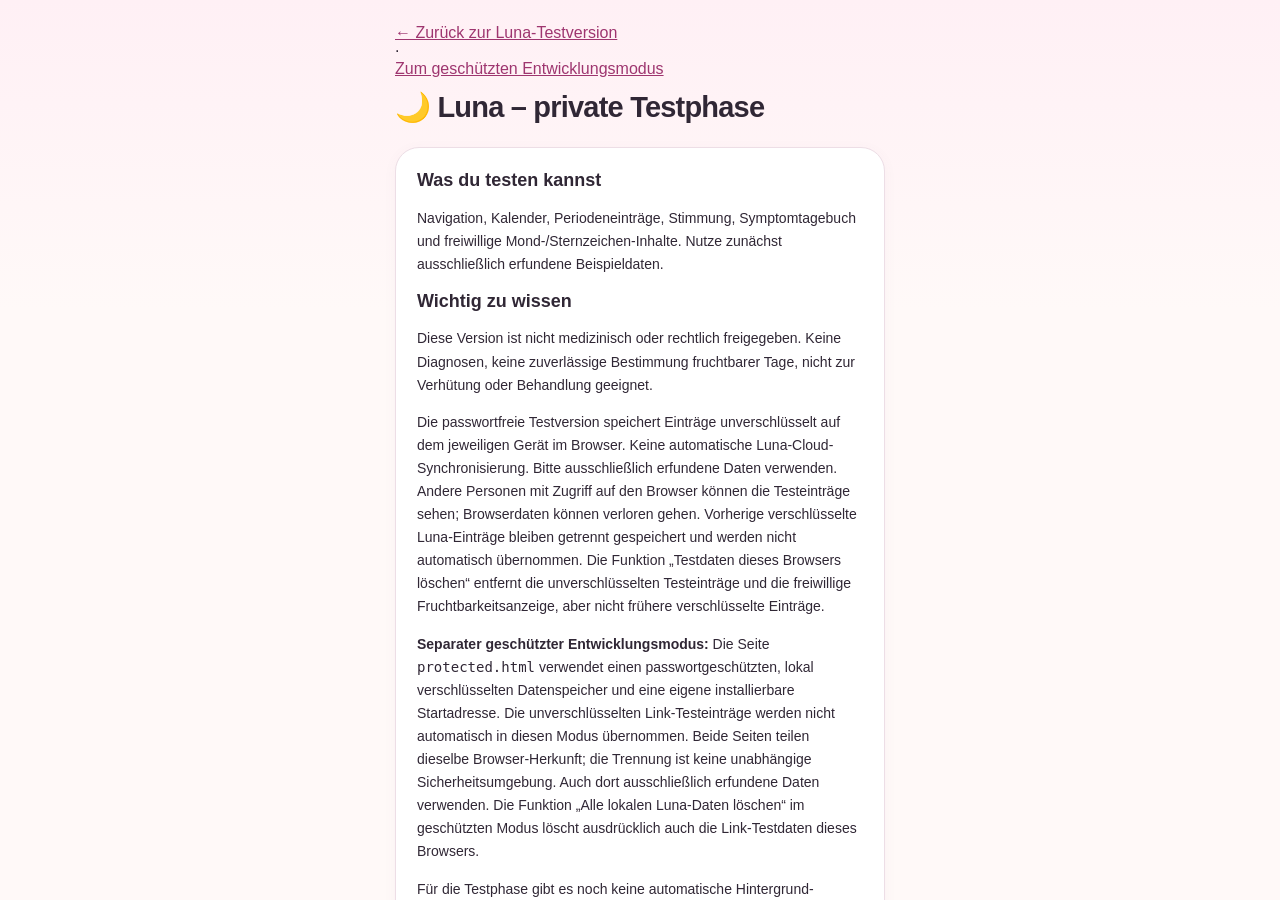
<file: testhinweise.html>
<!doctype html><html lang="de"><head><meta charset="utf-8"><meta name="viewport" content="width=device-width,initial-scale=1"><meta name="robots" content="noindex,nofollow"><title>Luna – Hinweise zur Testphase</title><link rel="stylesheet" href="styles.css"></head><body><main class="app-shell" style="padding-top:24px"><a href="index.html">← Zurück zur Luna-Testversion</a> · <a href="protected.html">Zum geschützten Entwicklungsmodus</a><h1>🌙 Luna – private Testphase</h1><div class="card"><h2>Was du testen kannst</h2><p>Navigation, Kalender, Periodeneinträge, Stimmung, Symptomtagebuch und freiwillige Mond-/Sternzeichen-Inhalte. Nutze zunächst ausschließlich erfundene Beispieldaten.</p><h2>Wichtig zu wissen</h2><p>Diese Version ist nicht medizinisch oder rechtlich freigegeben. Keine Diagnosen, keine zuverlässige Bestimmung fruchtbarer Tage, nicht zur Verhütung oder Behandlung geeignet.</p><p>Die passwortfreie Testversion speichert Einträge unverschlüsselt auf dem jeweiligen Gerät im Browser. Keine automatische Luna-Cloud-Synchronisierung. Bitte ausschließlich erfundene Daten verwenden. Andere Personen mit Zugriff auf den Browser können die Testeinträge sehen; Browserdaten können verloren gehen. Vorherige verschlüsselte Luna-Einträge bleiben getrennt gespeichert und werden nicht automatisch übernommen. Die Funktion „Testdaten dieses Browsers löschen“ entfernt die unverschlüsselten Testeinträge und die freiwillige Fruchtbarkeitsanzeige, aber nicht frühere verschlüsselte Einträge.</p><p><strong>Separater geschützter Entwicklungsmodus:</strong> Die Seite <code>protected.html</code> verwendet einen passwortgeschützten, lokal verschlüsselten Datenspeicher und eine eigene installierbare Startadresse. Die unverschlüsselten Link-Testeinträge werden nicht automatisch in diesen Modus übernommen. Beide Seiten teilen dieselbe Browser-Herkunft; die Trennung ist keine unabhängige Sicherheitsumgebung. Auch dort ausschließlich erfundene Daten verwenden. Die Funktion „Alle lokalen Luna-Daten löschen“ im geschützten Modus löscht ausdrücklich auch die Link-Testdaten dieses Browsers.</p><p>Für die Testphase gibt es noch keine automatische Hintergrund-Pushfunktion, kein echtes Abo und keine Kontosynchronisierung.</p><h2>Feedback</h2><p>Bitte melde Fehler oder Wünsche zunächst ohne Gesundheitsdetails und ohne Screenshots persönlicher Daten. Für spätere echte Testdaten braucht es vorab geklärte Datenschutzinformationen und geeignete rechtliche Prüfung.</p></div></main></body></html>
</file>
<file: styles.css>
:root{font-family:-apple-system,BlinkMacSystemFont,'Segoe UI',sans-serif;color-scheme:dark;--bg:#16121d;--surface:#251e2d;--border:#45364d;--muted:#bcaebf;--rose:#f2bfd9;--cream:#fff0f7;--soft:#3b2d43;--accent:#edabd0;--danger:#ffe1e7}*{box-sizing:border-box}body{margin:0;background:radial-gradient(circle at 50% 0,#39253b 0,transparent 450px),var(--bg);color:var(--cream)}.app-shell{max-width:530px;margin:0 auto;min-height:100vh;padding:0 20px 110px}.topbar{display:flex;justify-content:space-between;align-items:center;padding:25px 0 35px}.logo{font-family:Georgia,serif;font-size:35px;font-weight:bold;color:var(--rose);letter-spacing:-2px}.logo .crescent{font-size:33px;margin-right:2px}.spark{font-family:sans-serif;font-size:14px;vertical-align:top;letter-spacing:normal}.icon-button,.circle-btn{background:#39283e;border:1px solid #63485e;color:var(--rose);border-radius:50%;width:40px;height:40px;font-size:22px;cursor:pointer}.eyebrow,.micro{font-size:10px;font-weight:800;letter-spacing:2px;color:#cf9dbb;text-transform:uppercase}.eyebrow{display:flex;justify-content:space-between;gap:12px}.eyebrow span{color:#afa0b8;letter-spacing:0;text-transform:none;font-weight:500}h1{font-size:29px;letter-spacing:-.8px;margin:12px 0 4px;font-weight:700;line-height:1.22}.heart{color:var(--rose)}.lead{color:#c5b5c5;font-size:14px;line-height:1.6;margin:6px 0 20px}.screen[hidden]{display:none!important}.hero{position:relative;overflow:hidden;padding:28px 23px 22px;border-radius:27px;background:linear-gradient(125deg,#68445d,#32253d);box-shadow:0 12px 28px #0003;border:1px solid #755775}.hero-moon{position:absolute;right:10px;top:-29px;font:170px Georgia,serif;color:#f4d4e4;opacity:.1}.hero-kicker{color:#edc7da;font-size:10px;letter-spacing:1.8px;font-weight:700;position:relative}.hero blockquote{font:23px/1.48 Georgia,serif;max-width:350px;margin:19px 0 25px;position:relative}.hero-foot{display:flex;align-items:center;justify-content:space-between;color:#e1bed0;font-size:11px;gap:10px}.text-btn,.link-btn{border:none;background:transparent;color:var(--rose);padding:4px 0;font-size:12px;cursor:pointer;font-weight:650}.section-title{display:flex;justify-content:space-between;align-items:baseline;gap:8px;margin:26px 0 11px}h2{font-size:18px;line-height:1.3;margin:0 0 12px}.section-title h2{margin:0}.duo{display:grid;grid-template-columns:1fr 1fr;gap:12px}.tile{background:#2a2132;border:1px solid #4d3b51;border-radius:21px;padding:17px;min-height:165px}.tile-icon{font-size:23px;color:#edb6d1;margin-bottom:13px}.tile .micro{font-size:9px;letter-spacing:1.1px;margin:0 0 10px}.tile strong{display:block;font-size:15px;font-weight:700;line-height:1.25;min-height:38px}.tile small{color:#afa1b3;display:block;font-size:11px;line-height:1.4;margin-top:7px}.mood-grid{display:grid;grid-template-columns:repeat(4,1fr);gap:8px}.mood-grid button{background:#2b2334;color:#e6d5e7;border:1px solid #49394f;border-radius:17px;padding:14px 4px;font-size:11px;cursor:pointer}.mood-grid span{display:block;font-size:23px;margin-bottom:8px}.mood-grid button.active{background:#6d4168;border-color:#df9dc3}.soft-card{background:#312635;border:1px solid #5a435b;border-radius:21px;display:flex;gap:14px;padding:19px;margin-top:23px}.soft-card h3{margin:0;font-size:16px}.soft-card p{color:#d4bfd0;line-height:1.5;font-size:13px;margin:8px 0}.card{padding:21px;border:1px solid var(--border);background:var(--surface);border-radius:24px;margin:18px 0}.card p{font-size:14px;line-height:1.65}.card.blush{background:#352537}.card.lavender{background:#302940}.card.premium{background:linear-gradient(120deg,#543655,#302238)}.muted{color:var(--muted);line-height:1.5}.small{font-size:12px}.row{display:flex;gap:10px;margin:10px 0}.row.wrap{flex-wrap:wrap}.row.between{justify-content:space-between}.row.align{align-items:center}.inline-controls{display:flex;gap:6px}.circle-btn{height:35px;width:35px;font-size:24px}.calendar{display:grid;grid-template-columns:repeat(7,minmax(0,1fr));gap:5px;margin-top:15px}.calendar .day{aspect-ratio:1;border:none;display:flex;align-items:center;justify-content:center;background:transparent;color:#f3e7ed;border-radius:50%;font-size:12px;position:relative;font-weight:500}.calendar button.day{cursor:pointer}.calendar button.day:hover{background:#49324b}.calendar .header{color:#a596ae;font-size:11px}.calendar .actual{background:#e9a6c9!important;color:#2c2030!important;font-weight:800}.calendar .forecast{background:transparent;border:1px dashed #e5b3d1;color:#f5c7dc}.calendar .today{box-shadow:inset 0 0 0 2px #fff}.legend{display:flex;justify-content:space-around;gap:5px;margin-top:15px;font-size:10px;color:#bfb1c3;flex-wrap:wrap}.dot{display:inline-block;width:9px;height:9px;border-radius:50%;margin-right:3px}.dot.actual{background:#e9a6c9}.dot.predicted{border:1px dashed #e5b3d1}.dot.now{border:2px solid #fff}.history{display:grid;gap:9px}.history-item{background:#2d2334;padding:12px;border-radius:14px;border:1px solid #49394f}.history-item p{margin:4px 0;color:#beaebe}.history-item .row{margin:5px 0 0}.history-item button{padding:4px 7px;background:transparent;color:#f1b4d1;border:none;cursor:pointer;font-size:12px}.empty{color:#b8aabd;font-size:13px;padding:18px 0}.notice{padding:14px;margin:13px 0;background:#3c3045;border-radius:15px;font-size:12px;line-height:1.65;color:#e7d1df}.notice.danger{background:#502d3e;border:1px solid #986075;color:#ffe0e7}label{font-size:12px;color:#ead2e2;font-weight:650;display:block;margin:14px 0 7px}.no-margin{margin:0}input,select,textarea{width:100%;display:block;color:#fff;background:#1a1622;border:1px solid #6d5570;border-radius:13px;min-height:44px;padding:12px;font-size:15px;font-family:inherit;margin-top:7px}input[type='range']{padding:3px;accent-color:#efb4d5;border:0;background:transparent;height:22px;cursor:pointer}.range-label{display:flex;justify-content:space-between;color:#a79aad;font-size:11px}.pain-pill{padding:7px 10px;border-radius:10px;background:#4f3655;color:#f3c2dc;font-size:14px}.primary,.secondary,.outline-danger{background:#efb6d5;border:0;border-radius:13px;color:#302036;padding:13px 14px;font-size:13px;font-weight:800;cursor:pointer}.secondary{background:#4a3952;color:#fff}.outline-danger{border:1px solid #ad7380;background:transparent;color:#ffd2d6}.full{width:100%;margin-top:12px}.grow{flex:1}.status{color:#f1bfd8;min-height:12px;font-size:12px;margin-top:11px}.moon-card{text-align:center;background:radial-gradient(circle at 50% 29%,#734962,#30263e 75%);border:1px solid #684d67;border-radius:26px;padding:28px 24px 35px}.moon-big{font-size:86px;line-height:1.4;filter:drop-shadow(0 8px 18px #f3d6e04d)}.moon-card h2{font:29px Georgia,serif;margin:14px 0}.moon-card p{font-size:14px;line-height:1.6;color:#e8d5e2}.moon-card .micro{font-size:11px}.price{font-size:31px;font-weight:800;margin:14px 0}.price span{font-size:13px;color:#cfbfce;font-weight:400}a{color:#f1bddb}.bottom-nav{position:fixed;bottom:0;left:0;right:0;z-index:10;display:flex;justify-content:center;gap:0;background:rgba(31,24,39,.97);border-top:1px solid #544055;padding:10px max(8px,calc((100vw - 530px)/2)) max(14px,env(safe-area-inset-bottom));backdrop-filter:blur(15px)}.bottom-nav button{background:transparent;border:none;color:#ad9fb5;cursor:pointer;display:flex;flex-direction:column;gap:5px;align-items:center;justify-content:center;width:20%;max-width:106px;font-size:10px;padding:6px 2px;border-radius:12px}.bottom-nav button span{font-size:22px;line-height:1.1}.bottom-nav button.selected{background:#4a334e;color:#ffc9e3}.toast{position:fixed;bottom:98px;left:50%;transform:translateX(-50%);background:#eab7d5;color:#312036;border-radius:12px;padding:10px 14px;font-size:12px;max-width:85%;z-index:20}.toast[hidden]{display:none}button:focus-visible,input:focus-visible,textarea:focus-visible,select:focus-visible{outline:2px solid #fff;outline-offset:3px}@media (max-width:350px){.app-shell{padding-left:13px;padding-right:13px}.mood-grid{gap:4px}.hero{padding:20px 16px}.duo{gap:7px}.tile{padding:12px}.bottom-nav button{font-size:9px}}@media(prefers-reduced-motion:no-preference){.screen{animation:appear .22s ease}@keyframes appear{from{opacity:.5;transform:translateY(5px)}to{opacity:1;transform:translateY(0)}}}

/* Luna V3: measured patterns and daily wellbeing guidance */
.daily-guidance{margin-top:19px;border:1px solid #694e68;background:#34283d;border-radius:18px;padding:16px;color:#f3dce9;font-size:13px;line-height:1.6}
.daily-guidance.caution{background:#463445;border-color:#ae7a8f}
.daily-guidance.urgent{background:#512d40;border-color:#d78da3;color:#ffe8ef}
.bar-list{display:grid;gap:11px;margin-top:18px}.bar-row{display:grid;grid-template-columns:68px minmax(0,1fr) 45px;align-items:center;gap:8px;font-size:11px}.bar-date{color:#dcc3d5}.bar-track{height:12px;border-radius:30px;background:#49364c;overflow:hidden}.bar-fill{height:100%;background:linear-gradient(90deg,#e9a6c9,#b48dc8);border-radius:30px}.bar-value{text-align:right;color:#f5c3de}
.mini-metrics{display:grid;grid-template-columns:repeat(3,minmax(0,1fr));gap:8px;margin-top:18px}.metric{display:flex;flex-direction:column;gap:8px;padding:14px 8px;border:1px solid #5c4363;background:#33263a;border-radius:15px;min-height:95px}.metric strong{font-size:23px;color:#f2bfd9}.metric span{font-size:11px;color:#e6d2e0;line-height:1.35}
/* Luna V4: secure backup controls */
button:disabled{opacity:.55;cursor:wait}
#backup-file{display:none}
#backup-status{line-height:1.55}
#reminder-result{line-height:1.55}
/* Luna V5: private unlock screen and encrypted write indicator */
[hidden]{display:none!important}
.vault-gate{min-height:100vh;padding:45px 20px 30px;display:grid;place-items:center}
.vault-panel{width:100%;max-width:440px;background:linear-gradient(145deg,#39283f,#231b2c);border:1px solid #63485e;border-radius:27px;padding:28px;box-shadow:0 20px 55px #0005}
.vault-panel .logo{margin-bottom:25px}
.vault-panel .eyebrow{margin:0 0 16px}
.vault-panel .lead{margin:12px 0 20px}
.vault-panel .status{min-height:25px;line-height:1.6}
.vault-top-actions{display:flex;align-items:center;gap:8px}
.vault-top-actions .secondary{padding:10px 12px}
.save-status{color:#dfc6d7;font-size:11px;white-space:nowrap}
@media(max-width:410px){.save-status{font-size:10px}.vault-top-actions{gap:5px}.vault-top-actions .secondary{padding:9px}.topbar{gap:7px}.logo{font-size:30px}}

/* V14: mask private information immediately when the app goes to background. */
body.privacy-shielded .app-shell { visibility: hidden !important; }
#privacy-curtain { display:none; position:fixed; inset:0; z-index:99999; background:#231b31; color:#fff; align-items:center; justify-content:center; flex-direction:column; text-align:center; padding:24px; }
#privacy-curtain .logo { font-size:2rem; margin-bottom:16px; }
#privacy-curtain p { font-size:1rem; opacity:.9; }
body.privacy-shielded #privacy-curtain { display:flex; }

/* Luna V16: visible and unmistakable non-persistent sample mode. */
.demo-banner{margin:10px 16px 12px;padding:13px 15px;border:1px solid #e6b5ca;border-radius:16px;background:#fff0f5;color:#65354b;display:flex;flex-direction:column;gap:4px;font-size:13px;line-height:1.4}
.demo-banner[hidden], [data-real-only][hidden]{display:none!important}
.demo-banner strong{font-size:14px}

/* V17: Mobile first: the overview fits one typical phone viewport; details remain accessible in their tabs.
   No fixed-height clipping: dynamic text sizes, zoom, or critical guidance may scroll. */
@media (max-width: 600px) {
 .app-shell { padding:0 15px calc(76px + env(safe-area-inset-bottom)); }
 .topbar { padding:12px 0 12px; }
 .logo { font-size:28px; } .logo .crescent{font-size:27px}
 #screen-home .eyebrow{font-size:9px;letter-spacing:1.25px}
 #screen-home h1{font-size:23px;margin:5px 0 2px}
 #screen-home .lead{font-size:12px;line-height:1.3;margin:3px 0 10px}
 #screen-home .hero{padding:15px 16px 13px;border-radius:19px}
 #screen-home .hero-moon{font-size:110px;top:-15px}
 #screen-home .hero blockquote{font-size:18px;line-height:1.26;margin:8px 0 10px}
 #screen-home .hero-foot{font-size:10px}
 #screen-home .section-title{margin:11px 0 7px}
 #screen-home .section-title h2{font-size:15px}
 #screen-home .duo{gap:8px}
 #screen-home .tile{min-height:0;padding:10px 12px;border-radius:16px}
 #screen-home .tile-icon{font-size:18px;margin-bottom:3px}
 #screen-home .tile .micro{font-size:8px;margin:0 0 3px}
 #screen-home .tile strong{font-size:13px;min-height:0;line-height:1.25}
 #screen-home .tile small{font-size:10px;margin-top:3px;line-height:1.25}
 #screen-home .daily-guidance{margin-top:9px;padding:9px 11px;border-radius:13px;font-size:11px;line-height:1.35}
 #screen-home .mood-grid{gap:6px}
 #screen-home .mood-grid button{padding:7px 2px;border-radius:12px;font-size:10px}
 #screen-home .mood-grid span{font-size:19px;margin-bottom:2px}
 #screen-home .soft-card{margin-top:10px;padding:10px 12px;border-radius:15px;gap:8px}
 #screen-home .soft-card h3{font-size:12px}
 #screen-home .soft-card p{font-size:11px;line-height:1.3;margin:3px 0}
 #screen-home .soft-card .link-btn{font-size:10px}
 .bottom-nav{padding:5px max(5px,calc((100vw - 530px)/2)) max(6px,env(safe-area-inset-bottom))}
 .bottom-nav button{padding:5px 2px;font-size:10px;gap:3px}
 .bottom-nav button span{font-size:20px}
}
@media (max-width:600px) and (max-height:720px) {
 #screen-home .soft-card{display:none}
 #screen-home .hero blockquote{font-size:16px;margin:6px 0 7px}
 #screen-home .hero{padding:11px 13px}
 #screen-home .section-title{margin:8px 0 5px}
 #screen-home .tile{padding:7px 9px}
 #screen-home .daily-guidance{margin-top:6px;padding:7px 9px}
 #screen-home .mood-grid button{padding:5px 2px}
}
@media (prefers-reduced-motion:reduce){*{scroll-behavior:auto!important;animation:none!important}}

@media(max-width:600px){
 #demo-banner{display:flex;flex-direction:row;align-items:center;gap:7px;margin:0 0 7px;padding:6px 8px;font-size:10px;line-height:1.2;border-radius:10px;flex-wrap:wrap}
 #demo-banner strong{font-size:10px;white-space:nowrap}
 #demo-banner span{font-size:10px;flex:1;min-width:110px}
 #demo-reset{font-size:10px;padding:5px 7px;white-space:nowrap}
}

/* V40: distinct, opt-in, non-clinical cycle estimates. */
.fertility-toggle{display:flex;align-items:center;gap:12px;cursor:pointer;font-size:13px;line-height:1.5}.fertility-toggle input{width:21px;height:21px;min-height:21px;flex:none;margin:0;accent-color:#b6a0ed}.fertility-settings p{margin-bottom:0}
.calendar .fertile-estimate:not(.actual):not(.forecast){background:#57416d;color:#f6eaff;box-shadow:inset 0 0 0 1px #9b7cbd}.calendar .ovulation-estimate:after{content:'✧';position:absolute;bottom:-2px;font-size:12px;color:#eee0ff}.calendar .actual.fertile-estimate{outline:2px solid #9b7cbd;outline-offset:1px}.dot.fertile{background:#9b7cbd}.dot.ovulation{background:#9b7cbd;outline:1px solid #eee0ff;outline-offset:1px}


/* V41: Navigation bleibt in der iPhone-Web-App am unteren Viewport verankert.
   Nur der Inhaltsbereich scrollt, die Leiste nie. */
html,body{height:100%;overscroll-behavior:none}
.app-shell:not([hidden]){
 height:100vh;height:100dvh;min-height:0;
 display:flex;flex-direction:column;overflow:hidden;
 padding-bottom:0;
}
.app-shell .topbar{flex:0 0 auto}
.app-shell #main{
 flex:1 1 auto;min-height:0;overflow-y:auto;overflow-x:hidden;
 -webkit-overflow-scrolling:touch;overscroll-behavior-y:contain;
 padding-bottom:calc(24px + env(safe-area-inset-bottom));
 scrollbar-width:thin;
}
.app-shell .bottom-nav{
 position:relative;flex:0 0 auto;left:auto;right:auto;bottom:auto;
 width:100%;margin:0;
 padding-bottom:max(9px,env(safe-area-inset-bottom));
}
@media(max-width:600px){
 .app-shell:not([hidden]){padding:0 15px}
 .app-shell .bottom-nav{margin:0 -15px;width:calc(100% + 30px)}
}
.horoscope-panel{margin:16px 0 18px}
.horoscope-panel[hidden]{display:none}
.horoscope-kicker{font-size:11px;letter-spacing:1.3px;text-transform:uppercase;color:#eab7d5;font-weight:800}
.horoscope-main{font-family:Georgia,serif;font-size:19px;line-height:1.48;color:#fff1f9;margin:8px 0 18px}
.horoscope-grid{display:grid;gap:10px}
.horoscope-item{background:#382b42;border:1px solid #59445f;border-radius:14px;padding:11px 13px}
.horoscope-item strong{font-size:13px;color:#f4c6df}
.horoscope-item p{font-size:13px;line-height:1.5;margin:5px 0 0;color:#eadbe8}
.horoscope-disclaimer{line-height:1.6;margin-top:14px}

/* V44: persistent protected-mode development warning, separate from plaintext test. */
.protected-banner{margin:0 0 14px;padding:10px 13px;border-radius:13px;border:1px solid #9a779f;background:#372942;display:flex;gap:5px;flex-direction:column;color:#f7e2f1;font-size:11px;line-height:1.4}
.protected-banner strong{font-size:12px}

/* V45: warm light theme, clearer visual hierarchy; presentation only. */
:root{color-scheme:light;--bg:#fff9f8;--surface:#ffffff;--border:#eadde5;--muted:#716674;--rose:#a93d77;--cream:#302735;--soft:#f9edf3;--accent:#b34d83;--danger:#8b284a}
body{background:linear-gradient(180deg,#fff0f5 0,#fff9f8 310px);color:var(--cream)}
.logo,.heart,.text-btn,.link-btn,a{color:#9e356f}
.topbar{padding:17px 0 19px}.lead{color:#695e6c}.eyebrow,.micro{color:#8b4870}.eyebrow span{color:#746a76}
.hero{background:linear-gradient(135deg,#fff1f6,#f5dbe8);border-color:#efd0df;box-shadow:0 8px 24px #9c54751c;color:#3b2b3b;padding:22px 20px}
.hero-moon{color:#b65c89;opacity:.14}.hero-kicker,.hero-foot{color:#794461}
.hero blockquote{font-size:22px;margin:13px 0 17px}
.card,.tile,.soft-card,.metric,.history-item,.horoscope-item{background:#fff;border-color:#eddee6;box-shadow:0 3px 14px #70526a0b}
.card.blush{background:#fff0f5}.card.lavender{background:#f4effb}.card.premium{background:linear-gradient(120deg,#fbe7f1,#f1e9fa)}
.tile{min-height:135px;padding:15px;border-radius:17px}.tile-icon{margin-bottom:8px;color:#9f4679}.tile strong{min-height:0}.tile small,.history-item p,.soft-card p,.metric span{color:#746875}
.section-title{margin:20px 0 9px}.duo{gap:10px}.mood-grid button{background:#fff;color:#594b5c;border-color:#eadbe5}.mood-grid button.active{background:#f6dce9;border-color:#b65389;color:#52243e}
.notice,.daily-guidance{background:#f8eff5;border-color:#ead6e3;color:#4e3b4d}.notice.danger,.daily-guidance.urgent{background:#fff0f0;border:1px solid #d5a0ac;color:#70283b}.daily-guidance.caution{background:#fff6e9;border-color:#e8cda4;color:#674d2c}
label{color:#493747}input,select,textarea{background:#fff;color:#302735;border-color:#cdbac8}input::placeholder,textarea::placeholder{color:#827681}
.primary{background:#a83f79;color:#fff}.secondary{background:#f2e4ed;color:#643b58}.outline-danger{color:#922d4c;border-color:#c8879b}.status{color:#8a3966}
.calendar .day{color:#4e4051}.calendar .header,.legend,.range-label{color:#756978}.calendar button.day:hover{background:#f9e9f2}.calendar .actual{background:#bb588d!important;color:#fff!important}.calendar .forecast{color:#8e386c;border-color:#b85d90}.calendar .today{box-shadow:inset 0 0 0 2px #965079}
.moon-card{background:radial-gradient(circle at 50% 20%,#f5d8e9,#f9f4ff 80%);border-color:#e8d9eb}.moon-card p,.horoscope-item p{color:#65576b}.horoscope-main{color:#4d354d}.horoscope-item strong,.horoscope-kicker{color:#8d3b6b}
.bottom-nav{background:#fffdfef5;border-color:#eadde6;box-shadow:0 -5px 22px #74516912}.bottom-nav button{color:#756b78}.bottom-nav button.selected{background:#f9e4ef;color:#8f3568}
.icon-button,.circle-btn{background:#fff;border-color:#e8d5e1;color:#9b3c70}.toast{background:#a83f79;color:#fff}
.vault-panel{background:#fff;border-color:#e8d8e4;box-shadow:0 15px 45px #71536a20}.protected-banner{background:#fff4e9;border-color:#e5c9a6;color:#68472f}
.bar-track{background:#f0e3ed}.bar-date,.bar-value{color:#75576e}.metric strong{color:#a03f75}.pain-pill{background:#f7e5f0;color:#7e3262}
.calendar .fertile-estimate:not(.actual):not(.forecast){background:#eee4f8;color:#5e3c81}.horoscope-disclaimer{color:#6e6271}
button:focus-visible,input:focus-visible,textarea:focus-visible,select:focus-visible{outline:3px solid #a83f79;outline-offset:2px}
</file>
